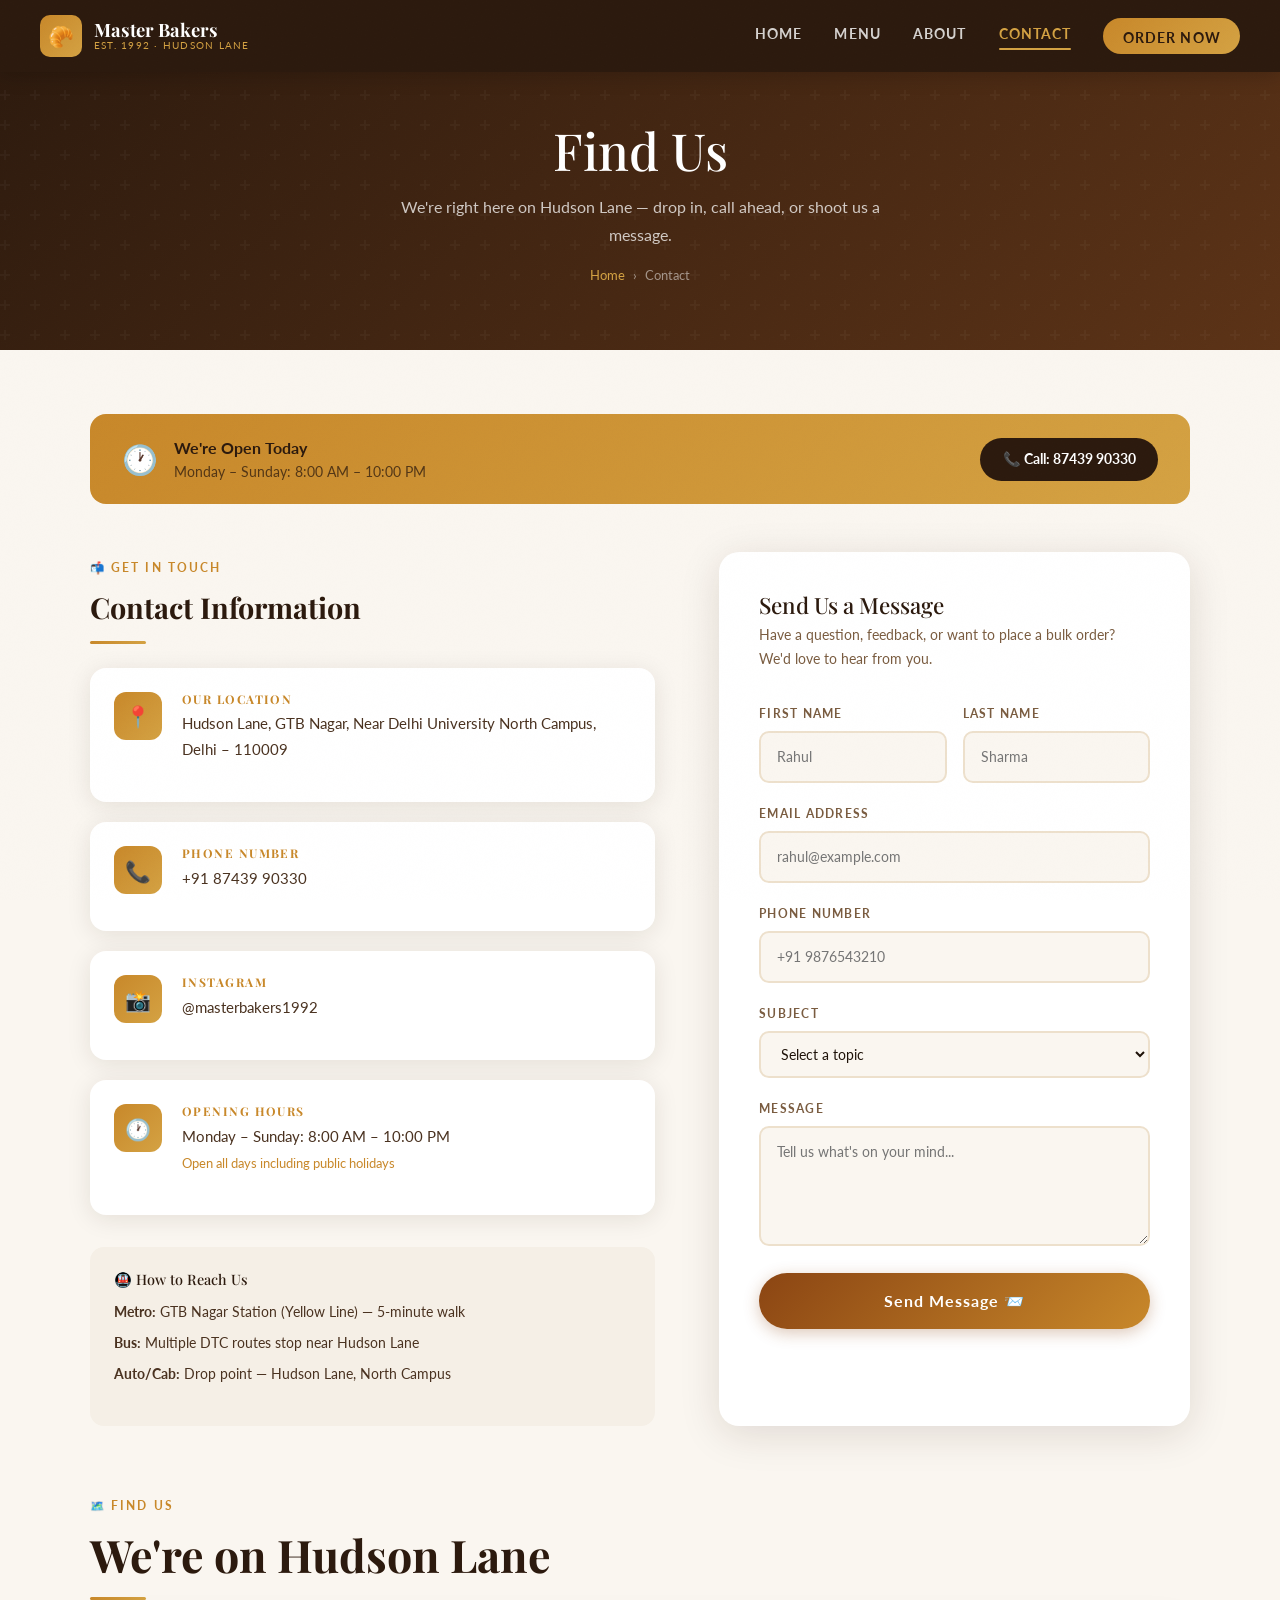
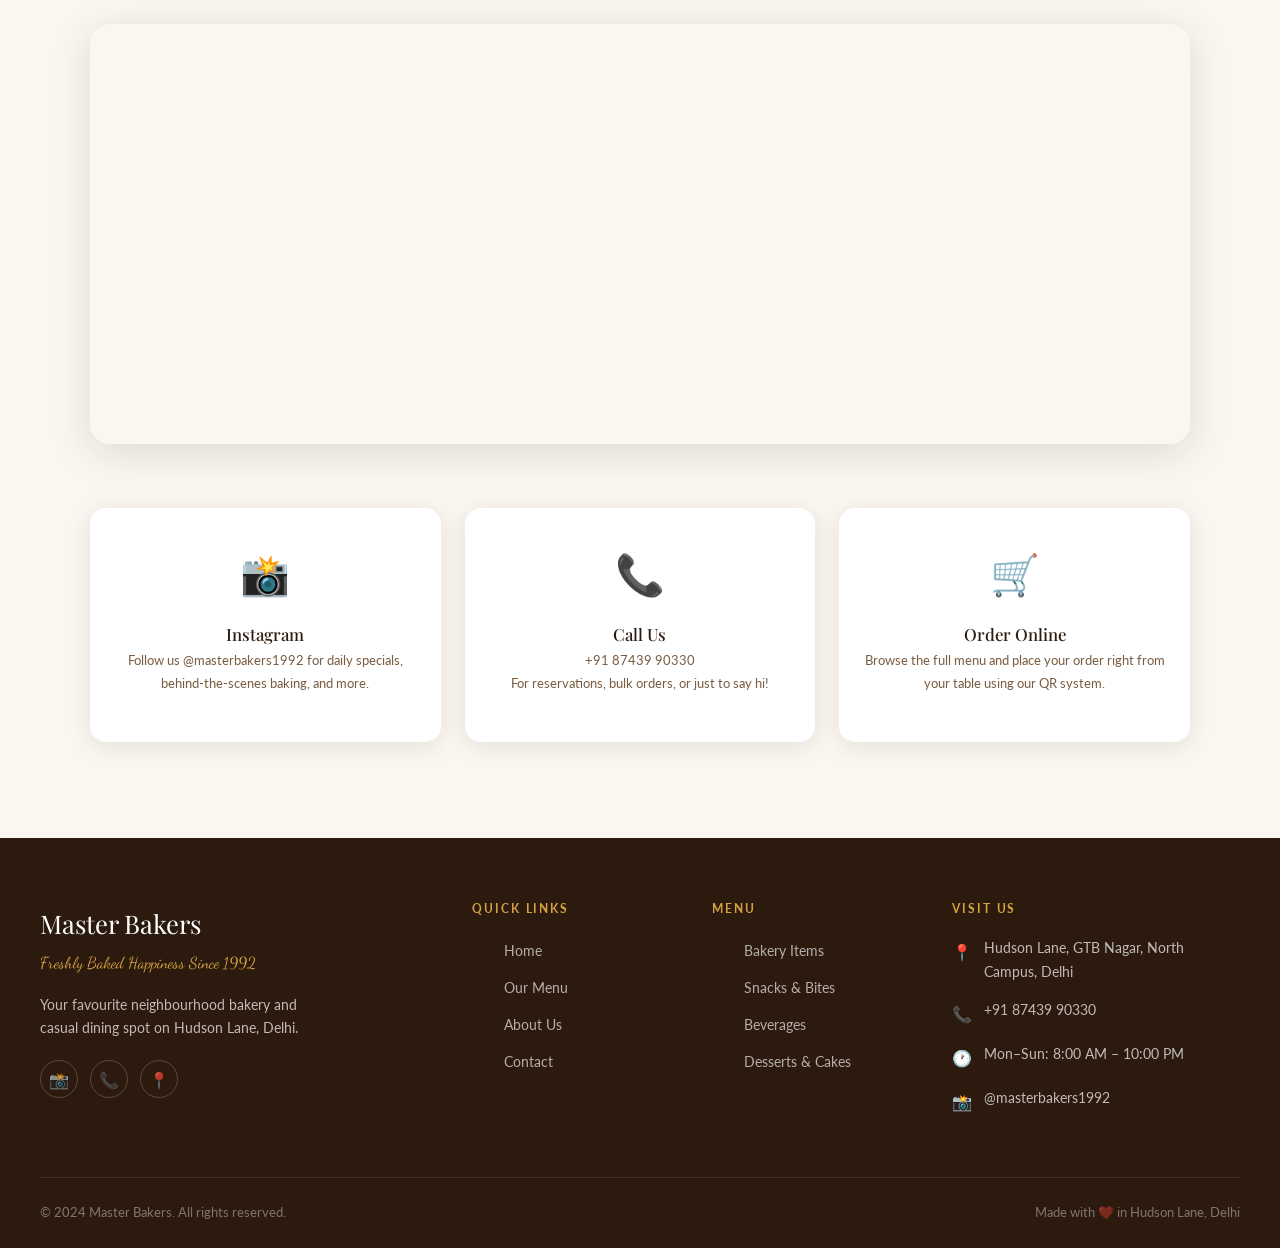
<file: contact.html>
<!DOCTYPE html>
<html lang="en">
<head>
  <meta charset="UTF-8">
  <meta name="viewport" content="width=device-width, initial-scale=1.0">
  <meta name="description" content="Contact Master Bakers — Find us on Hudson Lane, Delhi. Phone: 87439 90330. Instagram: @masterbakers1992.">
  <title>Contact — Master Bakers</title>
  <link href="https://cdn.jsdelivr.net/npm/bootstrap@5.3.0/dist/css/bootstrap.min.css" rel="stylesheet">
  <link rel="preconnect" href="https://fonts.googleapis.com">
  <link rel="preconnect" href="https://fonts.gstatic.com" crossorigin>
  <link rel="stylesheet" href="css/style.css">
  <link rel="stylesheet" href="css/pages.css">
</head>
<body>

  <!-- ═══════════════ NAVBAR ═══════════════ -->
  <nav id="navbar" class="solid">
    <div class="nav-inner">
      <a href="index.html" class="nav-logo">
        <div class="nav-logo-icon">🥐</div>
        <div class="nav-logo-text">
          <div class="name">Master Bakers</div>
          <div class="since">Est. 1992 · Hudson Lane</div>
        </div>
      </a>
      <div class="nav-links">
        <a href="index.html">Home</a>
        <a href="menu.html">Menu</a>
        <a href="about.html">About</a>
        <a href="contact.html" class="active">Contact</a>
        <a href="menu.html" class="nav-cta">Order Now</a>
      </div>
      <div class="hamburger" id="hamburger">
        <span></span><span></span><span></span>
      </div>
    </div>
  </nav>

  <div class="mobile-menu" id="mobile-menu">
    <a href="index.html">Home</a>
    <a href="menu.html">Menu</a>
    <a href="about.html">About</a>
    <a href="contact.html">Contact</a>
    <a href="menu.html" style="color:#d4a243 !important;">🛒 Order Now</a>
  </div>

  <!-- ═══════════════ PAGE HERO ═══════════════ -->
  <div class="page-hero">
    <h1>Find Us</h1>
    <p>We're right here on Hudson Lane — drop in, call ahead, or shoot us a message.</p>
    <div class="breadcrumb">
      <a href="index.html">Home</a> <span>›</span> <span>Contact</span>
    </div>
  </div>

  <!-- ═══════════════ CONTACT PAGE ═══════════════ -->
  <div class="contact-page">
    <div class="contact-inner">

      <!-- Hours Banner -->
      <div style="
        background: linear-gradient(135deg, var(--amber), var(--gold));
        border-radius: 16px;
        padding: 1.25rem 2rem;
        display: flex;
        align-items: center;
        justify-content: space-between;
        margin-bottom: 3rem;
        flex-wrap: wrap;
        gap: 1rem;
      ">
        <div style="display:flex;align-items:center;gap:1rem;">
          <span style="font-size:1.8rem;">🕐</span>
          <div>
            <div style="font-weight:700;font-size:1rem;color:var(--brown-dark);">We're Open Today</div>
            <div style="font-size:.85rem;color:var(--brown-dark);opacity:.75;">Monday – Sunday: 8:00 AM – 10:00 PM</div>
          </div>
        </div>
        <a href="tel:+918743990330" style="
          background:var(--brown-dark);color:#fff;
          padding:.6rem 1.4rem;border-radius:50px;
          font-weight:700;font-size:.88rem;
          display:inline-flex;align-items:center;gap:.5rem;
        ">📞 Call: 87439 90330</a>
      </div>

      <div class="contact-grid">

        <!-- Info Cards -->
        <div>
          <span class="section-tag">📬 Get in Touch</span>
          <h2 class="section-title" style="font-size:1.8rem;">Contact Information</h2>
          <div class="divider"></div>

          <div class="contact-info-cards">
            <div class="contact-info-card">
              <div class="contact-info-icon">📍</div>
              <div class="contact-info-text">
                <h4>Our Location</h4>
                <p>Hudson Lane, GTB Nagar, Near Delhi University North Campus, Delhi – 110009</p>
              </div>
            </div>
            <div class="contact-info-card">
              <div class="contact-info-icon">📞</div>
              <div class="contact-info-text">
                <h4>Phone Number</h4>
                <p><a href="tel:+918743990330">+91 87439 90330</a></p>
              </div>
            </div>
            <div class="contact-info-card">
              <div class="contact-info-icon">📸</div>
              <div class="contact-info-text">
                <h4>Instagram</h4>
                <p><a href="https://www.instagram.com/masterbakers1992/" target="_blank">@masterbakers1992</a></p>
              </div>
            </div>
            <div class="contact-info-card">
              <div class="contact-info-icon">🕐</div>
              <div class="contact-info-text">
                <h4>Opening Hours</h4>
                <p>Monday – Sunday: 8:00 AM – 10:00 PM<br>
                <span style="font-size:.82rem;color:var(--amber);">Open all days including public holidays</span></p>
              </div>
            </div>
          </div>

          <!-- Getting here -->
          <div style="
            background: var(--cream);
            border-radius: 14px;
            padding: 1.5rem;
            margin-top: .5rem;
          ">
            <h4 style="font-size:.9rem;color:var(--brown-dark);margin-bottom:.75rem;">🚇 How to Reach Us</h4>
            <p style="font-size:.85rem;color:var(--text-mid);margin-bottom:.5rem;"><strong>Metro:</strong> GTB Nagar Station (Yellow Line) — 5-minute walk</p>
            <p style="font-size:.85rem;color:var(--text-mid);margin-bottom:.5rem;"><strong>Bus:</strong> Multiple DTC routes stop near Hudson Lane</p>
            <p style="font-size:.85rem;color:var(--text-mid)"><strong>Auto/Cab:</strong> Drop point — Hudson Lane, North Campus</p>
          </div>
        </div>

        <!-- Contact Form -->
        <div class="contact-form-card">
          <h3>Send Us a Message</h3>
          <p>Have a question, feedback, or want to place a bulk order? We'd love to hear from you.</p>
          <form id="contact-form" onsubmit="submitContactForm(event)">
            <div class="form-row">
              <div class="form-group">
                <label for="fname">First Name</label>
                <input type="text" id="fname" name="fname" placeholder="Rahul" required>
              </div>
              <div class="form-group">
                <label for="lname">Last Name</label>
                <input type="text" id="lname" name="lname" placeholder="Sharma">
              </div>
            </div>
            <div class="form-group">
              <label for="email">Email Address</label>
              <input type="email" id="email" name="email" placeholder="rahul@example.com">
            </div>
            <div class="form-group">
              <label for="phone">Phone Number</label>
              <input type="tel" id="phone" name="phone" placeholder="+91 9876543210">
            </div>
            <div class="form-group">
              <label for="subject">Subject</label>
              <select id="subject" name="subject">
                <option value="">Select a topic</option>
                <option>General Enquiry</option>
                <option>Bulk / Catering Order</option>
                <option>Custom Cake Order</option>
                <option>Feedback</option>
                <option>Other</option>
              </select>
            </div>
            <div class="form-group">
              <label for="message">Message</label>
              <textarea id="message" name="message" placeholder="Tell us what's on your mind..." required></textarea>
            </div>
            <button type="submit" id="contact-submit" class="btn-primary" style="width:100%;justify-content:center;font-size:1rem;padding:.9rem;">
              Send Message 📨
            </button>
          </form>
        </div>
      </div>

      <!-- Map Section -->
      <div class="map-section">
        <span class="section-tag">🗺️ Find Us</span>
        <h2 class="section-title">We're on Hudson Lane</h2>
        <div class="divider"></div>
        <div class="map-wrapper">
          <iframe
            src="https://www.google.com/maps/embed?pb=!1m18!1m12!1m3!1d3499.6944849989207!2d77.20638187550156!3d28.69194428268839!2m3!1f0!2f0!3f0!3m2!1i1024!2i768!4f13.1!3m3!1m2!1s0x390cfd3c5ccccccd%3A0x8e6d7f45b58c5dd9!2sHudson%20Lane%2C%20Vijay%20Nagar%2C%20GTB%20Nagar%2C%20Delhi%2C%20110009!5e0!3m2!1sen!2sin!4v1710000000000!5m2!1sen!2sin"
            allowfullscreen=""
            loading="lazy"
            referrerpolicy="no-referrer-when-downgrade"
            title="Master Bakers Location — Hudson Lane, Delhi">
          </iframe>
        </div>
      </div>

      <!-- Social Cards -->
      <div class="social-cta">
        <a href="https://www.instagram.com/masterbakers1992/" target="_blank" class="social-card">
          <div class="social-card-icon">📸</div>
          <h4>Instagram</h4>
          <p>Follow us @masterbakers1992 for daily specials, behind-the-scenes baking, and more.</p>
        </a>
        <a href="tel:+918743990330" class="social-card">
          <div class="social-card-icon">📞</div>
          <h4>Call Us</h4>
          <p>+91 87439 90330<br>For reservations, bulk orders, or just to say hi!</p>
        </a>
        <a href="menu.html" class="social-card">
          <div class="social-card-icon">🛒</div>
          <h4>Order Online</h4>
          <p>Browse the full menu and place your order right from your table using our QR system.</p>
        </a>
      </div>

    </div>
  </div>

  <!-- ═══════════════ FOOTER ═══════════════ -->
  <footer>
    <div class="footer-inner">
      <div class="footer-brand">
        <div class="brand-name">Master Bakers</div>
        <div class="tagline">Freshly Baked Happiness Since 1992</div>
        <p>Your favourite neighbourhood bakery and casual dining spot on Hudson Lane, Delhi.</p>
        <div class="social-links">
          <a href="https://www.instagram.com/masterbakers1992/" target="_blank">📸</a>
          <a href="tel:+918743990330">📞</a>
          <a href="contact.html">📍</a>
        </div>
      </div>
      <div class="footer-col">
        <h4>Quick Links</h4>
        <ul>
          <li><a href="index.html">Home</a></li>
          <li><a href="menu.html">Our Menu</a></li>
          <li><a href="about.html">About Us</a></li>
          <li><a href="contact.html">Contact</a></li>
        </ul>
      </div>
      <div class="footer-col">
        <h4>Menu</h4>
        <ul>
          <li><a href="menu.html">Bakery Items</a></li>
          <li><a href="menu.html">Snacks & Bites</a></li>
          <li><a href="menu.html">Beverages</a></li>
          <li><a href="menu.html">Desserts & Cakes</a></li>
        </ul>
      </div>
      <div class="footer-col">
        <h4>Visit Us</h4>
        <div class="footer-contact-item">
          <span class="icon">📍</span>
          <span>Hudson Lane, GTB Nagar, North Campus, Delhi</span>
        </div>
        <div class="footer-contact-item">
          <span class="icon">📞</span>
          <a href="tel:+918743990330">+91 87439 90330</a>
        </div>
        <div class="footer-contact-item">
          <span class="icon">🕐</span>
          <span>Mon–Sun: 8:00 AM – 10:00 PM</span>
        </div>
        <div class="footer-contact-item">
          <span class="icon">📸</span>
          <a href="https://www.instagram.com/masterbakers1992/" target="_blank">@masterbakers1992</a>
        </div>
      </div>
    </div>
    <div class="footer-bottom">
      <span>© 2024 Master Bakers. All rights reserved.</span>
      <span>Made with ❤️ in Hudson Lane, Delhi</span>
    </div>
  </footer>

  <div id="order-toast"></div>
  <button id="cart-btn" onclick="openCart()">🛒 View Order <span id="cart-count">0</span></button>

  <script src="https://cdn.jsdelivr.net/npm/bootstrap@5.3.0/dist/js/bootstrap.bundle.min.js"></script>
  <script src="js/main.js"></script>
</body>
</html>
</file>
<file: css/style.css>
/* ============================================================
   MASTER BAKERS — Global Stylesheet
   ============================================================ */

@import url('https://fonts.googleapis.com/css2?family=Playfair+Display:ital,wght@0,400;0,600;0,700;0,900;1,400;1,600&family=Lato:wght@300;400;700&family=Dancing+Script:wght@600;700&display=swap');

/* ── CSS Variables ─────────────────────────────────────────── */
:root {
  --brown-dark:   #2c1a0e;
  --brown-mid:    #5c3317;
  --brown-warm:   #8b4513;
  --amber:        #c8882a;
  --gold:         #d4a243;
  --cream:        #f5efe6;
  --cream-dark:   #ede0cc;
  --off-white:    #faf6f0;
  --text-dark:    #1e1209;
  --text-mid:     #4a3220;
  --text-light:   #7a5c40;
  --nav-height:   72px;
  --radius:       12px;
  --shadow-soft:  0 4px 24px rgba(44,26,14,.10);
  --shadow-card:  0 8px 40px rgba(44,26,14,.13);
  --transition:   .3s cubic-bezier(.4,0,.2,1);
}

/* ── Reset & Base ──────────────────────────────────────────── */
*, *::before, *::after { box-sizing: border-box; margin: 0; padding: 0; }
html { scroll-behavior: smooth; font-size: 16px; }
body {
  font-family: 'Lato', sans-serif;
  background: var(--off-white);
  color: var(--text-dark);
  line-height: 1.7;
  overflow-x: hidden;
}
img { max-width: 100%; height: auto; display: block; }
a { text-decoration: none; color: inherit; }
ul { list-style: none; }

/* ── Noise texture overlay ─────────────────────────────────── */
body::before {
  content: '';
  position: fixed;
  inset: 0;
  pointer-events: none;
  background-image: url("data:image/svg+xml,%3Csvg xmlns='http://www.w3.org/2000/svg' width='300' height='300'%3E%3Cfilter id='n'%3E%3CfeTurbulence type='fractalNoise' baseFrequency='.75' numOctaves='4' stitchTiles='stitch'/%3E%3C/filter%3E%3Crect width='300' height='300' filter='url(%23n)' opacity='.025'/%3E%3C/svg%3E");
  z-index: 9999;
  opacity: .4;
}

/* ── Typography ────────────────────────────────────────────── */
h1, h2, h3, h4 {
  font-family: 'Playfair Display', serif;
  line-height: 1.2;
  color: var(--brown-dark);
}
.script { font-family: 'Dancing Script', cursive; }

/* ── Utility ───────────────────────────────────────────────── */
.section-tag {
  display: inline-block;
  font-family: 'Lato', sans-serif;
  font-size: .72rem;
  font-weight: 700;
  letter-spacing: .18em;
  text-transform: uppercase;
  color: var(--amber);
  margin-bottom: .75rem;
}
.section-title {
  font-size: clamp(1.8rem, 4vw, 2.8rem);
  font-weight: 700;
  margin-bottom: 1rem;
}
.divider {
  width: 56px; height: 3px;
  background: linear-gradient(90deg, var(--amber), var(--gold));
  border-radius: 2px;
  margin: 1rem 0 1.5rem;
}
.divider.center { margin: 1rem auto 1.5rem; }
.btn-primary {
  display: inline-flex;
  align-items: center;
  gap: .5rem;
  background: linear-gradient(135deg, var(--brown-warm), var(--amber));
  color: #fff;
  font-family: 'Lato', sans-serif;
  font-weight: 700;
  font-size: .9rem;
  letter-spacing: .06em;
  padding: .75rem 1.8rem;
  border-radius: 50px;
  border: none;
  cursor: pointer;
  transition: var(--transition);
  box-shadow: 0 4px 16px rgba(139,69,19,.3);
}
.btn-primary:hover {
  transform: translateY(-2px);
  box-shadow: 0 8px 24px rgba(139,69,19,.4);
  color: #fff;
}
.btn-outline {
  display: inline-flex;
  align-items: center;
  gap: .5rem;
  background: transparent;
  color: var(--brown-warm);
  font-family: 'Lato', sans-serif;
  font-weight: 700;
  font-size: .9rem;
  letter-spacing: .06em;
  padding: .72rem 1.8rem;
  border-radius: 50px;
  border: 2px solid var(--brown-warm);
  cursor: pointer;
  transition: var(--transition);
}
.btn-outline:hover {
  background: var(--brown-warm);
  color: #fff;
  transform: translateY(-2px);
}

/* ── NAVBAR ────────────────────────────────────────────────── */
#navbar {
  position: fixed;
  top: 0; left: 0; right: 0;
  height: var(--nav-height);
  z-index: 1000;
  transition: var(--transition);
  padding: 0 2rem;
}
#navbar.scrolled {
  background: rgba(44,26,14,.97);
  backdrop-filter: blur(12px);
  box-shadow: 0 2px 20px rgba(0,0,0,.3);
}
#navbar.solid {
  background: var(--brown-dark);
  box-shadow: 0 2px 20px rgba(0,0,0,.2);
}
.nav-inner {
  max-width: 1200px;
  margin: 0 auto;
  height: 100%;
  display: flex;
  align-items: center;
  justify-content: space-between;
}
.nav-logo {
  display: flex;
  align-items: center;
  gap: .75rem;
}
.nav-logo-icon {
  width: 42px; height: 42px;
  background: linear-gradient(135deg, var(--amber), var(--gold));
  border-radius: 10px;
  display: flex;
  align-items: center;
  justify-content: center;
  font-size: 1.3rem;
}
.nav-logo-text { line-height: 1.1; }
.nav-logo-text .name {
  font-family: 'Playfair Display', serif;
  font-size: 1.15rem;
  font-weight: 700;
  color: #fff;
}
.nav-logo-text .since {
  font-size: .65rem;
  letter-spacing: .12em;
  color: var(--gold);
  text-transform: uppercase;
}
.nav-links {
  display: flex;
  align-items: center;
  gap: 2rem;
}
.nav-links a {
  font-size: .88rem;
  font-weight: 700;
  letter-spacing: .08em;
  text-transform: uppercase;
  color: rgba(255,255,255,.8);
  position: relative;
  padding-bottom: 4px;
  transition: color var(--transition);
}
.nav-links a::after {
  content: '';
  position: absolute;
  bottom: 0; left: 0;
  width: 0; height: 2px;
  background: var(--gold);
  border-radius: 1px;
  transition: width var(--transition);
}
.nav-links a:hover, .nav-links a.active { color: var(--gold); }
.nav-links a:hover::after, .nav-links a.active::after { width: 100%; }
.nav-cta {
  background: linear-gradient(135deg, var(--amber), var(--gold));
  color: var(--brown-dark) !important;
  padding: .45rem 1.2rem;
  border-radius: 50px;
  font-weight: 700 !important;
}
.nav-cta::after { display: none !important; }
.nav-cta:hover { color: var(--brown-dark) !important; opacity: .9; }
.hamburger {
  display: none;
  flex-direction: column;
  gap: 5px;
  cursor: pointer;
  padding: 4px;
}
.hamburger span {
  display: block;
  width: 24px; height: 2px;
  background: #fff;
  border-radius: 2px;
  transition: var(--transition);
}
.hamburger.open span:nth-child(1) { transform: rotate(45deg) translate(5px,5px); }
.hamburger.open span:nth-child(2) { opacity: 0; }
.hamburger.open span:nth-child(3) { transform: rotate(-45deg) translate(5px,-5px); }
.mobile-menu {
  display: none;
  position: fixed;
  top: var(--nav-height); left: 0; right: 0;
  background: var(--brown-dark);
  padding: 1.5rem 2rem 2rem;
  z-index: 999;
  border-top: 1px solid rgba(255,255,255,.1);
}
.mobile-menu.open { display: block; }
.mobile-menu a {
  display: block;
  font-size: 1.1rem;
  font-weight: 700;
  color: rgba(255,255,255,.85);
  padding: .85rem 0;
  border-bottom: 1px solid rgba(255,255,255,.08);
  letter-spacing: .05em;
  transition: color var(--transition);
}
.mobile-menu a:hover { color: var(--gold); }

/* ── FOOTER ────────────────────────────────────────────────── */
footer {
  background: var(--brown-dark);
  color: rgba(255,255,255,.7);
  padding: 4rem 2rem 0;
}
.footer-inner {
  max-width: 1200px;
  margin: 0 auto;
  display: grid;
  grid-template-columns: 2fr 1fr 1fr 1.5fr;
  gap: 3rem;
  padding-bottom: 3rem;
  border-bottom: 1px solid rgba(255,255,255,.1);
}
.footer-brand .brand-name {
  font-family: 'Playfair Display', serif;
  font-size: 1.6rem;
  color: #fff;
  margin-bottom: .25rem;
}
.footer-brand .tagline {
  font-family: 'Dancing Script', cursive;
  font-size: 1rem;
  color: var(--gold);
  margin-bottom: 1rem;
}
.footer-brand p { font-size: .88rem; line-height: 1.7; max-width: 280px; }
.social-links {
  display: flex;
  gap: .75rem;
  margin-top: 1.25rem;
}
.social-links a {
  width: 38px; height: 38px;
  border-radius: 50%;
  border: 1px solid rgba(255,255,255,.2);
  display: flex;
  align-items: center;
  justify-content: center;
  font-size: 1rem;
  color: rgba(255,255,255,.7);
  transition: var(--transition);
}
.social-links a:hover {
  background: var(--amber);
  border-color: var(--amber);
  color: #fff;
  transform: translateY(-2px);
}
.footer-col h4 {
  font-family: 'Lato', sans-serif;
  font-size: .75rem;
  font-weight: 700;
  letter-spacing: .16em;
  text-transform: uppercase;
  color: var(--gold);
  margin-bottom: 1.25rem;
}
.footer-col ul li { margin-bottom: .6rem; }
.footer-col ul li a {
  font-size: .88rem;
  color: rgba(255,255,255,.65);
  transition: color var(--transition);
}
.footer-col ul li a:hover { color: var(--gold); }
.footer-contact-item {
  display: flex;
  align-items: flex-start;
  gap: .75rem;
  margin-bottom: .9rem;
  font-size: .88rem;
}
.footer-contact-item .icon {
  color: var(--gold);
  font-size: 1rem;
  margin-top: 2px;
  flex-shrink: 0;
}
.footer-bottom {
  max-width: 1200px;
  margin: 0 auto;
  padding: 1.5rem 0;
  display: flex;
  align-items: center;
  justify-content: space-between;
  font-size: .8rem;
  color: rgba(255,255,255,.4);
}

/* ── PAGE HERO (inner pages) ───────────────────────────────── */
.page-hero {
  padding: calc(var(--nav-height) + 3rem) 2rem 3rem;
  background: linear-gradient(135deg, var(--brown-dark) 0%, var(--brown-mid) 100%);
  text-align: center;
  position: relative;
  overflow: hidden;
}
.page-hero::after {
  content: '';
  position: absolute;
  inset: 0;
  background: url("data:image/svg+xml,%3Csvg width='60' height='60' viewBox='0 0 60 60' xmlns='http://www.w3.org/2000/svg'%3E%3Cg fill='none' fill-rule='evenodd'%3E%3Cg fill='%23ffffff' fill-opacity='0.03'%3E%3Cpath d='M36 34v-4h-2v4h-4v2h4v4h2v-4h4v-2h-4zm0-30V0h-2v4h-4v2h4v4h2V6h4V4h-4zM6 34v-4H4v4H0v2h4v4h2v-4h4v-2H6zM6 4V0H4v4H0v2h4v4h2V6h4V4H6z'/%3E%3C/g%3E%3C/g%3E%3C/svg%3E");
}
.page-hero h1 {
  color: #fff;
  font-size: clamp(2rem, 5vw, 3.2rem);
  position: relative;
  z-index: 1;
}
.page-hero p {
  color: rgba(255,255,255,.75);
  max-width: 540px;
  margin: .75rem auto 0;
  position: relative;
  z-index: 1;
}
.breadcrumb {
  display: flex;
  align-items: center;
  justify-content: center;
  gap: .5rem;
  margin-top: 1rem;
  font-size: .82rem;
  color: rgba(255,255,255,.5);
  position: relative;
  z-index: 1;
}
.breadcrumb a { color: var(--gold); }

/* ── ORDER TOAST ───────────────────────────────────────────── */
#order-toast {
  position: fixed;
  bottom: 2rem;
  right: 2rem;
  background: var(--brown-dark);
  color: #fff;
  padding: 1rem 1.5rem;
  border-radius: var(--radius);
  box-shadow: var(--shadow-card);
  font-size: .95rem;
  z-index: 9000;
  transform: translateY(120px);
  opacity: 0;
  transition: all .4s cubic-bezier(.34,1.56,.64,1);
  border-left: 4px solid var(--gold);
  max-width: 300px;
}
#order-toast.show { transform: translateY(0); opacity: 1; }
#order-toast strong { display: block; color: var(--gold); margin-bottom: .2rem; }

/* ── CART BADGE ────────────────────────────────────────────── */
#cart-btn {
  position: fixed;
  bottom: 2rem;
  left: 2rem;
  background: linear-gradient(135deg, var(--brown-warm), var(--amber));
  color: #fff;
  border: none;
  border-radius: 50px;
  padding: .75rem 1.4rem;
  font-family: 'Lato', sans-serif;
  font-weight: 700;
  font-size: .9rem;
  cursor: pointer;
  box-shadow: 0 4px 20px rgba(139,69,19,.4);
  display: flex;
  align-items: center;
  gap: .5rem;
  transition: var(--transition);
  z-index: 8000;
  transform: translateY(120px);
  opacity: 0;
}
#cart-btn.visible { transform: translateY(0); opacity: 1; }
#cart-btn:hover { transform: translateY(-3px); box-shadow: 0 8px 28px rgba(139,69,19,.5); }
#cart-count {
  background: var(--gold);
  color: var(--brown-dark);
  border-radius: 50%;
  width: 22px; height: 22px;
  font-size: .75rem;
  display: flex;
  align-items: center;
  justify-content: center;
  font-weight: 900;
}

/* ── RESPONSIVE ────────────────────────────────────────────── */
@media (max-width: 991px) {
  .nav-links { display: none; }
  .hamburger { display: flex; }
  .footer-inner { grid-template-columns: 1fr 1fr; gap: 2rem; }
}
@media (max-width: 575px) {
  .footer-inner { grid-template-columns: 1fr; }
  .footer-bottom { flex-direction: column; gap: .5rem; text-align: center; }
  #cart-btn { left: 50%; transform: translateX(-50%) translateY(120px); }
  #cart-btn.visible { transform: translateX(-50%) translateY(0); }
}
</file>
<file: css/pages.css>
/* ============================================================
   MASTER BAKERS — About & Contact Stylesheet
   ============================================================ */

/* ── ABOUT PAGE ────────────────────────────────────────────── */
.about-page { padding: 4rem 2rem 6rem; }
.about-inner { max-width: 1100px; margin: 0 auto; }

.about-story {
  display: grid;
  grid-template-columns: 1fr 1fr;
  gap: 5rem;
  align-items: center;
  margin-bottom: 6rem;
}
.about-story p { color: var(--text-mid); line-height: 1.8; margin-bottom: 1rem; font-size: 1rem; }
.about-img-stack { position: relative; }
.about-img-main {
  border-radius: 20px;
  overflow: hidden;
  height: 460px;
  box-shadow: var(--shadow-card);
}
.about-img-main img { width: 100%; height: 100%; object-fit: cover; }
.about-img-secondary {
  position: absolute;
  bottom: -2rem; right: -2rem;
  width: 180px; height: 180px;
  border-radius: 16px;
  overflow: hidden;
  border: 5px solid #fff;
  box-shadow: var(--shadow-card);
}
.about-img-secondary img { width: 100%; height: 100%; object-fit: cover; }
.est-badge-large {
  position: absolute;
  top: 2rem; left: -2rem;
  background: linear-gradient(135deg, var(--amber), var(--gold));
  color: var(--brown-dark);
  padding: 1.25rem 1.5rem;
  border-radius: 16px;
  text-align: center;
  box-shadow: var(--shadow-card);
}
.est-badge-large .year {
  font-family: 'Playfair Display', serif;
  font-size: 2rem;
  font-weight: 900;
  line-height: 1;
}
.est-badge-large .since {
  font-size: .65rem;
  font-weight: 700;
  letter-spacing: .14em;
  text-transform: uppercase;
  opacity: .75;
}

/* ── Values ────────────────────────────────────────────────── */
.values-section {
  background: var(--cream);
  border-radius: 20px;
  padding: 4rem;
  margin-bottom: 5rem;
}
.values-grid {
  display: grid;
  grid-template-columns: repeat(3, 1fr);
  gap: 2rem;
  margin-top: 2.5rem;
}
.value-card {
  text-align: center;
  padding: 2rem 1.5rem;
  background: #fff;
  border-radius: 16px;
  box-shadow: var(--shadow-soft);
  transition: var(--transition);
}
.value-card:hover { transform: translateY(-4px); box-shadow: var(--shadow-card); }
.value-icon {
  font-size: 2.5rem;
  margin-bottom: 1rem;
}
.value-card h3 {
  font-size: 1.1rem;
  margin-bottom: .5rem;
  color: var(--brown-dark);
}
.value-card p { font-size: .85rem; color: var(--text-light); line-height: 1.6; }

/* ── Timeline ──────────────────────────────────────────────── */
.timeline-section { margin-bottom: 5rem; }
.timeline {
  position: relative;
  margin-top: 2.5rem;
  padding-left: 2rem;
}
.timeline::before {
  content: '';
  position: absolute;
  left: .85rem;
  top: 0; bottom: 0;
  width: 2px;
  background: linear-gradient(to bottom, var(--amber), var(--gold), transparent);
}
.timeline-item {
  position: relative;
  padding-left: 2.5rem;
  margin-bottom: 2.5rem;
}
.timeline-dot {
  position: absolute;
  left: -1.75rem;
  top: .3rem;
  width: 14px; height: 14px;
  background: var(--amber);
  border-radius: 50%;
  border: 3px solid #fff;
  box-shadow: 0 0 0 2px var(--amber);
}
.timeline-year {
  font-size: .75rem;
  font-weight: 700;
  letter-spacing: .12em;
  text-transform: uppercase;
  color: var(--amber);
  margin-bottom: .25rem;
}
.timeline-item h4 { font-size: 1rem; color: var(--brown-dark); margin-bottom: .25rem; }
.timeline-item p { font-size: .88rem; color: var(--text-light); }

/* ── Gallery ───────────────────────────────────────────────── */
.gallery-section { margin-bottom: 5rem; }
.gallery-grid {
  display: grid;
  grid-template-columns: repeat(4, 1fr);
  gap: .75rem;
  margin-top: 2rem;
}
.gallery-item {
  border-radius: 12px;
  overflow: hidden;
  height: 160px;
  transition: var(--transition);
}
.gallery-item img { width: 100%; height: 100%; object-fit: cover; transition: transform .5s ease; }
.gallery-item:hover { transform: scale(1.02); }
.gallery-item:hover img { transform: scale(1.08); }
.gallery-item:first-child { grid-column: 1/3; height: 240px; }

/* ── CONTACT PAGE ──────────────────────────────────────────── */
.contact-page { padding: 4rem 2rem 6rem; }
.contact-inner { max-width: 1100px; margin: 0 auto; }
.contact-grid {
  display: grid;
  grid-template-columns: 1.2fr 1fr;
  gap: 4rem;
  margin-bottom: 4rem;
}
.contact-info-cards {
  display: flex;
  flex-direction: column;
  gap: 1.25rem;
  margin-bottom: 2rem;
}
.contact-info-card {
  display: flex;
  gap: 1.25rem;
  align-items: flex-start;
  background: #fff;
  border-radius: 16px;
  padding: 1.5rem;
  box-shadow: var(--shadow-soft);
  transition: var(--transition);
}
.contact-info-card:hover { transform: translateX(4px); box-shadow: var(--shadow-card); }
.contact-info-icon {
  width: 48px; height: 48px;
  background: linear-gradient(135deg, var(--amber), var(--gold));
  border-radius: 12px;
  display: flex;
  align-items: center;
  justify-content: center;
  font-size: 1.3rem;
  flex-shrink: 0;
}
.contact-info-text h4 {
  font-size: .75rem;
  font-weight: 700;
  letter-spacing: .12em;
  text-transform: uppercase;
  color: var(--amber);
  margin-bottom: .3rem;
}
.contact-info-text p { color: var(--text-mid); font-size: .95rem; }
.contact-info-text a { color: var(--text-mid); transition: color var(--transition); }
.contact-info-text a:hover { color: var(--amber); }

/* ── Contact Form ──────────────────────────────────────────── */
.contact-form-card {
  background: #fff;
  border-radius: 20px;
  padding: 2.5rem;
  box-shadow: var(--shadow-card);
}
.contact-form-card h3 {
  font-size: 1.4rem;
  color: var(--brown-dark);
  margin-bottom: .25rem;
}
.contact-form-card > p { font-size: .88rem; color: var(--text-light); margin-bottom: 2rem; }
.form-group { margin-bottom: 1.25rem; }
.form-group label {
  display: block;
  font-size: .78rem;
  font-weight: 700;
  letter-spacing: .1em;
  text-transform: uppercase;
  color: var(--text-light);
  margin-bottom: .4rem;
}
.form-group input,
.form-group textarea,
.form-group select {
  width: 100%;
  border: 2px solid var(--cream-dark);
  border-radius: 10px;
  padding: .75rem 1rem;
  font-family: 'Lato', sans-serif;
  font-size: .9rem;
  color: var(--text-dark);
  background: var(--off-white);
  outline: none;
  transition: border-color var(--transition);
  resize: vertical;
}
.form-group input:focus,
.form-group textarea:focus,
.form-group select:focus { border-color: var(--amber); background: #fff; }
.form-group textarea { min-height: 120px; }
.form-row { display: grid; grid-template-columns: 1fr 1fr; gap: 1rem; }

/* ── Map ───────────────────────────────────────────────────── */
.map-section { margin-top: 4rem; }
.map-wrapper {
  border-radius: 20px;
  overflow: hidden;
  box-shadow: var(--shadow-card);
  height: 420px;
}
.map-wrapper iframe { width: 100%; height: 100%; border: none; }

/* ── Social cards ──────────────────────────────────────────── */
.social-cta {
  display: grid;
  grid-template-columns: repeat(3, 1fr);
  gap: 1.5rem;
  margin-top: 4rem;
}
.social-card {
  background: #fff;
  border-radius: 16px;
  padding: 2rem 1.5rem;
  text-align: center;
  box-shadow: var(--shadow-soft);
  transition: var(--transition);
  cursor: pointer;
  text-decoration: none;
  display: block;
}
.social-card:hover { transform: translateY(-5px); box-shadow: var(--shadow-card); }
.social-card-icon {
  font-size: 2.5rem;
  margin-bottom: 1rem;
}
.social-card h4 {
  font-size: 1.05rem;
  color: var(--brown-dark);
  margin-bottom: .3rem;
}
.social-card p { font-size: .82rem; color: var(--text-light); }

/* ── RESPONSIVE ────────────────────────────────────────────── */
@media (max-width: 991px) {
  .about-story { grid-template-columns: 1fr; }
  .about-img-stack { display: none; }
  .values-grid { grid-template-columns: 1fr 1fr; }
  .gallery-grid { grid-template-columns: repeat(2, 1fr); }
  .gallery-item:first-child { grid-column: 1/3; }
  .contact-grid { grid-template-columns: 1fr; }
  .social-cta { grid-template-columns: 1fr 1fr; }
}
@media (max-width: 575px) {
  .values-grid { grid-template-columns: 1fr; }
  .gallery-grid { grid-template-columns: 1fr 1fr; }
  .social-cta { grid-template-columns: 1fr; }
  .form-row { grid-template-columns: 1fr; }
  .values-section { padding: 2rem 1.5rem; }
}
</file>
